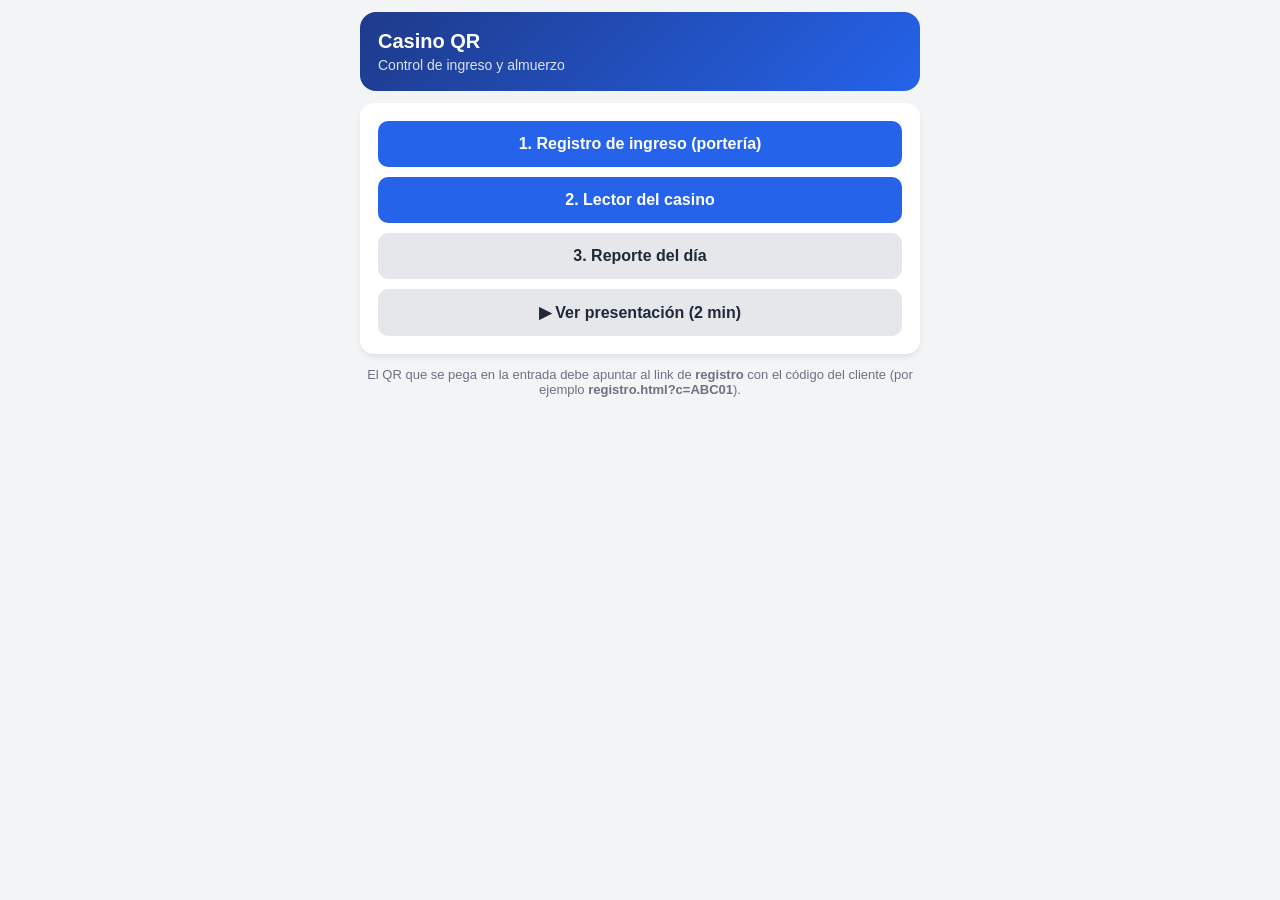
<file: index.html>
<!DOCTYPE html>
<html lang="es">
<head>
  <meta charset="UTF-8">
  <meta name="viewport" content="width=device-width, initial-scale=1.0">
  <meta http-equiv="Content-Security-Policy" content="default-src 'self'; script-src 'self' 'unsafe-inline' https://cdnjs.cloudflare.com https://unpkg.com; connect-src 'self' https://script.google.com https://script.googleusercontent.com; img-src 'self' data: blob:; style-src 'self' 'unsafe-inline'; media-src 'self' blob: mediastream:; worker-src 'self' blob:; object-src 'none'; base-uri 'none'; form-action 'none'">
  <meta name="referrer" content="no-referrer">
  <meta name="robots" content="noindex, nofollow">
  <title>Casino QR</title>
  <link rel="stylesheet" href="css/estilos.css?v=8">
</head>
<body>
<div class="wrap">
  <div class="top">
    <h1>Casino QR</h1>
    <p>Control de ingreso y almuerzo</p>
  </div>
  <div class="card">
    <a class="btn" href="registro.html">1. Registro de ingreso (portería)</a>
    <a class="btn" href="casino.html" style="margin-top:10px">2. Lector del casino</a>
    <a class="btn sec" href="reporte.html" style="margin-top:10px">3. Reporte del día</a>
    <a class="btn sec" href="presentacion.html" style="margin-top:10px">▶ Ver presentación (2 min)</a>
  </div>
  <p class="dato centro">El QR que se pega en la entrada debe apuntar al link de <b>registro</b> con el código del cliente (por ejemplo <b>registro.html?c=ABC01</b>).</p>
</div>
<script src="js/config.js?v=8"></script>
<script src="js/api.js?v=8"></script>
<script>
  document.querySelectorAll('a.btn').forEach(a => a.href = conCliente(a.getAttribute('href')));
</script>
</body>
</html>
</file>
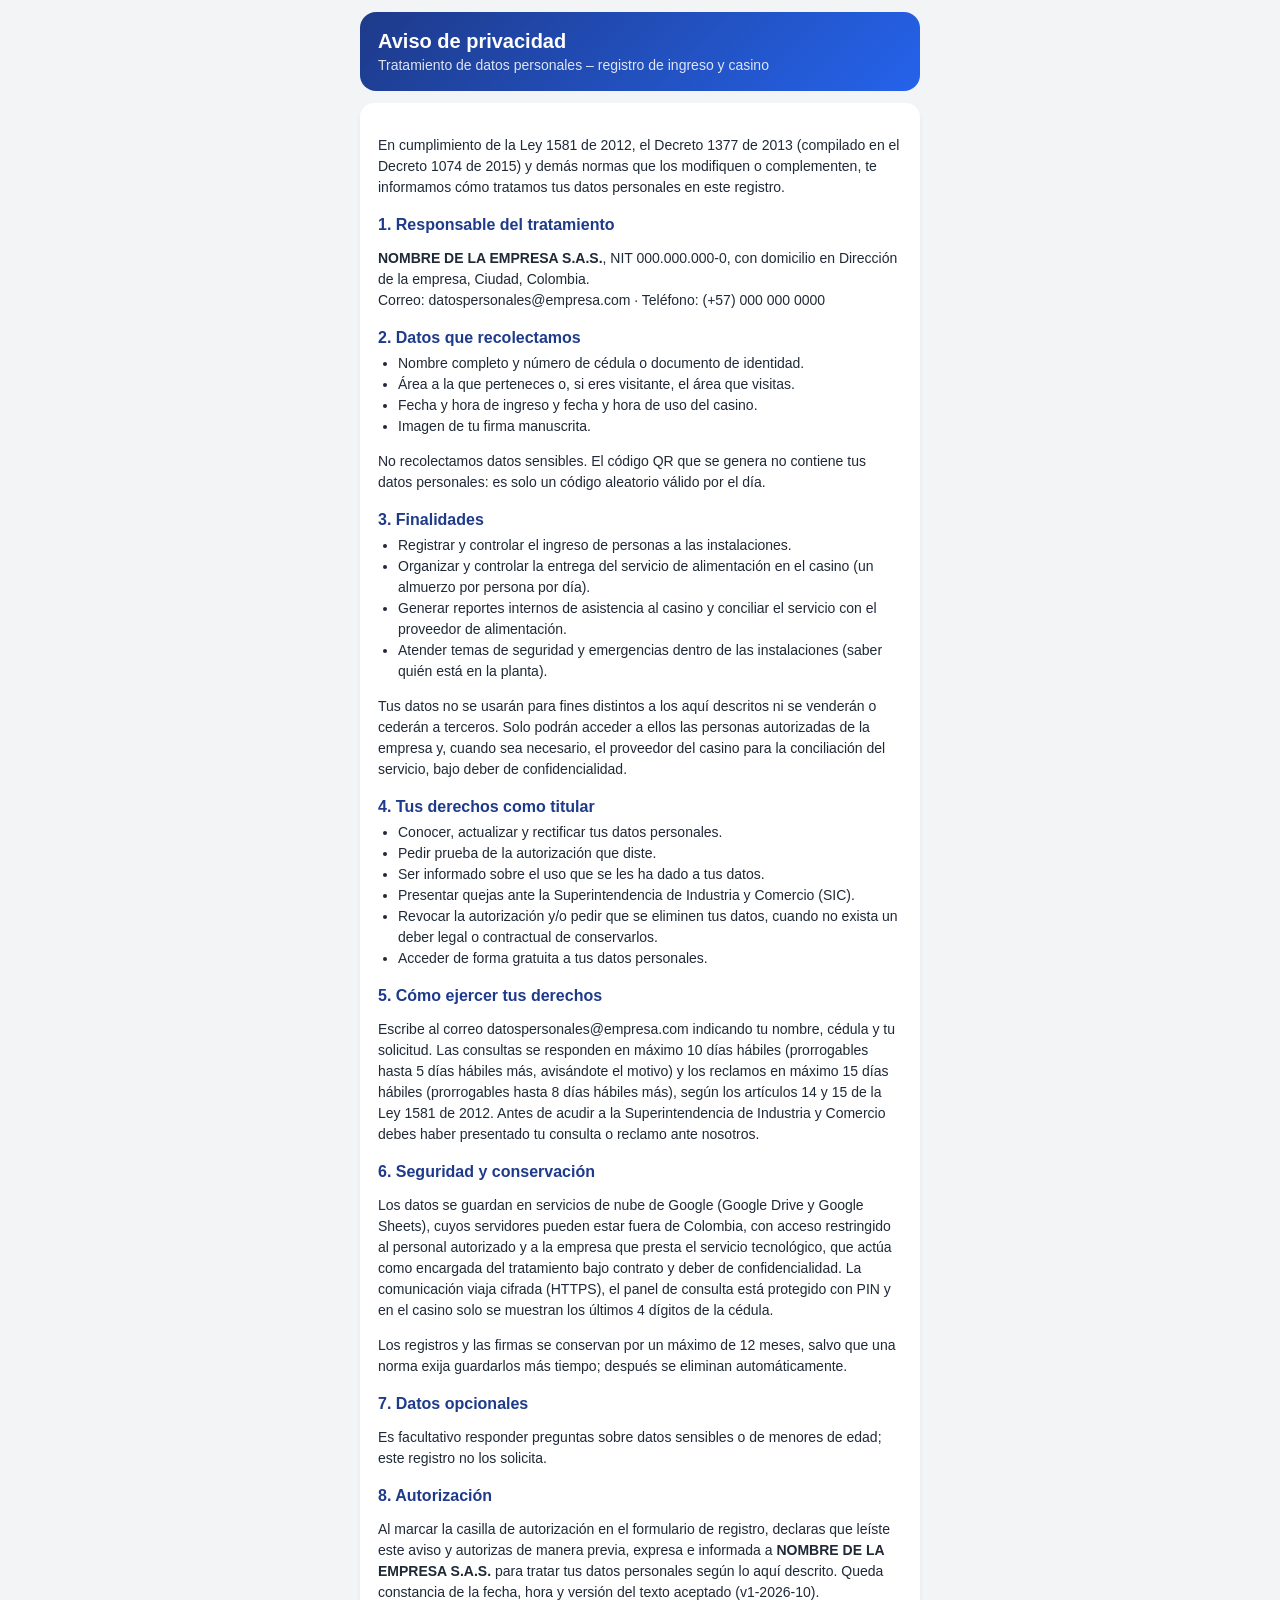
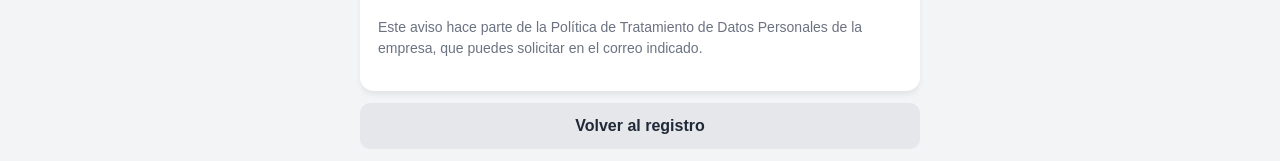
<file: politica.html>
<!DOCTYPE html>
<html lang="es">
<head>
  <meta charset="UTF-8">
  <meta name="viewport" content="width=device-width, initial-scale=1.0">
  <meta http-equiv="Content-Security-Policy" content="default-src 'self'; script-src 'self' 'unsafe-inline' https://cdnjs.cloudflare.com https://unpkg.com; connect-src 'self' https://script.google.com https://script.googleusercontent.com; img-src 'self' data: blob:; style-src 'self' 'unsafe-inline'; media-src 'self' blob: mediastream:; worker-src 'self' blob:; object-src 'none'; base-uri 'none'; form-action 'none'">
  <meta name="referrer" content="no-referrer">
  <meta name="robots" content="noindex, nofollow">
  <title>Tratamiento de datos personales - Casino</title>
  <link rel="stylesheet" href="css/estilos.css?v=8">
  <style>
    .legal h2 { font-size: 16px; color: var(--azul); margin: 18px 0 6px; }
    .legal p, .legal li { font-size: 14px; line-height: 1.5; }
    .legal ul { padding-left: 20px; margin: 6px 0; }
  </style>
</head>
<body>
<div class="wrap">
  <div class="top">
    <h1>Aviso de privacidad</h1>
    <p>Tratamiento de datos personales – registro de ingreso y casino</p>
  </div>

  <div class="card legal">
    <p>En cumplimiento de la Ley 1581 de 2012, el Decreto 1377 de 2013 (compilado en el Decreto 1074 de 2015) y demás normas que los modifiquen o complementen, te informamos cómo tratamos tus datos personales en este registro.</p>

    <h2>1. Responsable del tratamiento</h2>
    <p><b class="r-empresa"></b>, NIT <span class="r-nit"></span>, con domicilio en <span class="r-direccion"></span>, <span class="r-ciudad"></span>.<br>
    Correo: <span class="r-correo"></span> · Teléfono: <span class="r-telefono"></span></p>

    <h2>2. Datos que recolectamos</h2>
    <ul>
      <li>Nombre completo y número de cédula o documento de identidad.</li>
      <li>Área a la que perteneces o, si eres visitante, el área que visitas.</li>
      <li>Fecha y hora de ingreso y fecha y hora de uso del casino.</li>
      <li>Imagen de tu firma manuscrita.</li>
    </ul>
    <p>No recolectamos datos sensibles. El código QR que se genera no contiene tus datos personales: es solo un código aleatorio válido por el día.</p>

    <h2>3. Finalidades</h2>
    <ul>
      <li>Registrar y controlar el ingreso de personas a las instalaciones.</li>
      <li>Organizar y controlar la entrega del servicio de alimentación en el casino (un almuerzo por persona por día).</li>
      <li>Generar reportes internos de asistencia al casino y conciliar el servicio con el proveedor de alimentación.</li>
      <li>Atender temas de seguridad y emergencias dentro de las instalaciones (saber quién está en la planta).</li>
    </ul>
    <p>Tus datos no se usarán para fines distintos a los aquí descritos ni se venderán o cederán a terceros. Solo podrán acceder a ellos las personas autorizadas de la empresa y, cuando sea necesario, el proveedor del casino para la conciliación del servicio, bajo deber de confidencialidad.</p>

    <h2>4. Tus derechos como titular</h2>
    <ul>
      <li>Conocer, actualizar y rectificar tus datos personales.</li>
      <li>Pedir prueba de la autorización que diste.</li>
      <li>Ser informado sobre el uso que se les ha dado a tus datos.</li>
      <li>Presentar quejas ante la Superintendencia de Industria y Comercio (SIC).</li>
      <li>Revocar la autorización y/o pedir que se eliminen tus datos, cuando no exista un deber legal o contractual de conservarlos.</li>
      <li>Acceder de forma gratuita a tus datos personales.</li>
    </ul>

    <h2>5. Cómo ejercer tus derechos</h2>
    <p>Escribe al correo <span class="r-correo"></span> indicando tu nombre, cédula y tu solicitud. Las consultas se responden en máximo 10 días hábiles (prorrogables hasta 5 días hábiles más, avisándote el motivo) y los reclamos en máximo 15 días hábiles (prorrogables hasta 8 días hábiles más), según los artículos 14 y 15 de la Ley 1581 de 2012. Antes de acudir a la Superintendencia de Industria y Comercio debes haber presentado tu consulta o reclamo ante nosotros.</p>

    <h2>6. Seguridad y conservación</h2>
    <p>Los datos se guardan en servicios de nube de Google (Google Drive y Google Sheets), cuyos servidores pueden estar fuera de Colombia, con acceso restringido al personal autorizado y a la empresa que presta el servicio tecnológico, que actúa como encargada del tratamiento bajo contrato y deber de confidencialidad. La comunicación viaja cifrada (HTTPS), el panel de consulta está protegido con PIN y en el casino solo se muestran los últimos 4 dígitos de la cédula.</p>
    <p>Los registros y las firmas se conservan por un máximo de 12 meses, salvo que una norma exija guardarlos más tiempo; después se eliminan automáticamente.</p>

    <h2>7. Datos opcionales</h2>
    <p>Es facultativo responder preguntas sobre datos sensibles o de menores de edad; este registro no los solicita.</p>

    <h2>8. Autorización</h2>
    <p>Al marcar la casilla de autorización en el formulario de registro, declaras que leíste este aviso y autorizas de manera previa, expresa e informada a <b class="r-empresa"></b> para tratar tus datos personales según lo aquí descrito. Queda constancia de la fecha, hora y versión del texto aceptado (<span class="r-version"></span>).</p>

    <p class="dato">Este aviso hace parte de la Política de Tratamiento de Datos Personales de la empresa, que puedes solicitar en el correo indicado.</p>
  </div>

  <a class="btn sec" href="registro.html">Volver al registro</a>
</div>

<script src="js/config.js?v=8"></script>
<script src="js/api.js?v=8"></script>
<script>
  function pintar() {
  const datos = {
    'r-empresa': CONFIG.EMPRESA, 'r-nit': CONFIG.NIT, 'r-direccion': CONFIG.DIRECCION,
    'r-ciudad': CONFIG.CIUDAD, 'r-correo': CONFIG.CORREO_DATOS, 'r-telefono': CONFIG.TELEFONO,
    'r-version': CONFIG.VERSION_AUTORIZACION
  };
  for (const [clase, valor] of Object.entries(datos)) {
    document.querySelectorAll('.' + clase).forEach(el => el.textContent = valor);
  }
  }
  pintar();
  cargarConfig().then(pintar).catch(() => {});
  document.querySelector('a.btn').href = conCliente('registro.html');
</script>
</body>
</html>
</file>
<file: css/estilos.css>
:root {
  --azul: #1e3a8a;
  --azul2: #2563eb;
  --fondo: #f3f4f6;
  --texto: #1f2937;
  --gris: #6b7280;
  --borde: #d1d5db;
  --ok: #16a34a;
  --mal: #dc2626;
  --aviso: #d97706;
}
* { box-sizing: border-box; }
body {
  font-family: Arial, Helvetica, sans-serif;
  background: var(--fondo);
  color: var(--texto);
  margin: 0;
  padding: 12px;
}
.wrap { max-width: 560px; margin: 0 auto; }
.top {
  background: linear-gradient(135deg, var(--azul), var(--azul2));
  color: #fff;
  border-radius: 16px;
  padding: 18px;
  margin-bottom: 12px;
}
.top h1 { margin: 0 0 4px; font-size: 20px; }
.top p { margin: 0; opacity: .85; font-size: 14px; }
.card {
  background: #fff;
  border-radius: 14px;
  padding: 18px;
  box-shadow: 0 4px 6px -1px rgba(0,0,0,.08);
  margin-bottom: 12px;
}
label { font-size: 13px; font-weight: bold; display: block; margin-bottom: 4px; }
input, select {
  width: 100%;
  padding: 11px;
  border: 1px solid var(--borde);
  border-radius: 8px;
  font-size: 15px;
  margin-bottom: 14px;
}
.btn {
  display: block;
  width: 100%;
  padding: 14px;
  border: 0;
  border-radius: 10px;
  background: var(--azul2);
  color: #fff;
  font-size: 16px;
  font-weight: bold;
  text-align: center;
  text-decoration: none;
  cursor: pointer;
}
.btn:disabled { opacity: .5; }
.btn.sec { background: #e5e7eb; color: var(--texto); }
.btn + .btn { margin-top: 10px; }
.fila { display: flex; gap: 10px; }
.fila > * { flex: 1; }
.dato { font-size: 13px; color: var(--gris); margin-bottom: 14px; }
.firma {
  width: 100%;
  height: 160px;
  border: 2px dashed var(--borde);
  border-radius: 10px;
  touch-action: none;
  background: #fff;
}
.limpiar { background: none; border: 0; color: var(--azul2); font-size: 13px; cursor: pointer; padding: 4px 0 12px; }
.centro { text-align: center; }
#qr { display: inline-block; padding: 12px; background: #fff; }
#qr img, #qr canvas { margin: 0 auto; }
.hidden { display: none !important; }
.banner {
  border-radius: 14px;
  padding: 22px;
  color: #fff;
  text-align: center;
  margin-bottom: 12px;
}
.banner h2 { margin: 0 0 6px; font-size: 26px; }
.banner p { margin: 2px 0; font-size: 16px; }
.banner.ok { background: var(--ok); }
.banner.mal { background: var(--mal); }
.aviso { background: #fef3c7; color: #92400e; padding: 10px; border-radius: 8px; font-size: 13px; margin-bottom: 12px; }
table { width: 100%; border-collapse: collapse; font-size: 13px; }
th, td { padding: 8px 6px; border-bottom: 1px solid #e5e7eb; text-align: left; }
.kpis { display: flex; gap: 10px; margin-bottom: 12px; }
.kpi { flex: 1; background: #fff; border-radius: 12px; padding: 14px; text-align: center; }
.kpi b { display: block; font-size: 26px; }
.kpi span { font-size: 12px; color: var(--gris); }
#lector { width: 100%; border-radius: 10px; overflow: hidden; }

.autoriza { background: #f9fafb; border: 1px solid #e5e7eb; border-radius: 10px; padding: 12px; margin-bottom: 14px; }
.autoriza p { font-size: 12px; color: var(--gris); line-height: 1.45; margin: 0 0 10px; }
.autoriza a { color: var(--azul2); }
.check { display: flex; gap: 10px; align-items: flex-start; font-weight: normal; font-size: 13px; margin: 0; cursor: pointer; }
.check input { width: 20px; height: 20px; margin: 0; flex: 0 0 20px; }

.aviso-lic { padding: 12px; border-radius: 10px; font-size: 14px; margin-bottom: 12px; font-weight: bold; }
.lic-aviso { background: #fef3c7; color: #92400e; border: 1px solid #fcd34d; }
.lic-mal { background: #fee2e2; color: #991b1b; border: 1px solid #fca5a5; }
</file>
